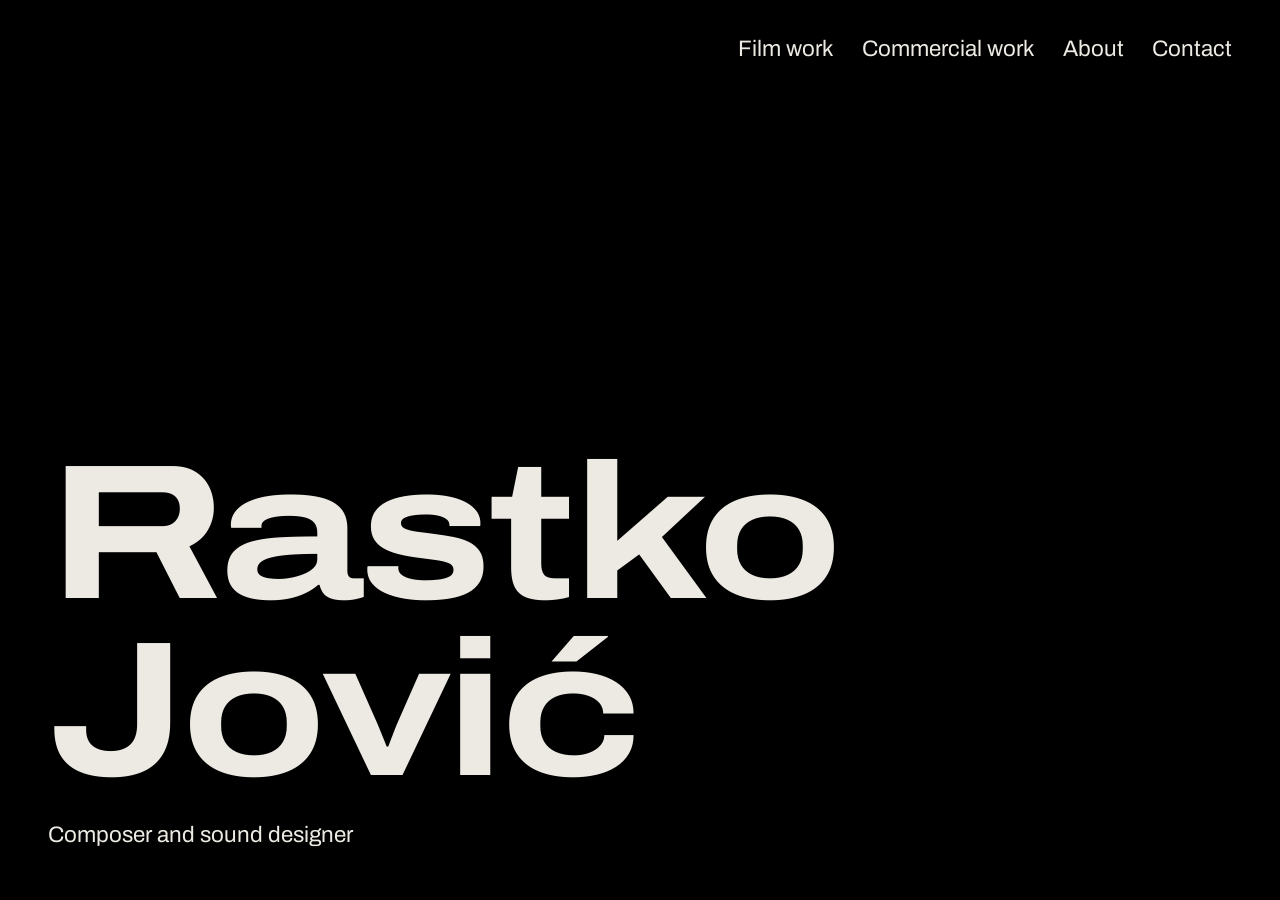
<file: index.html>
<!DOCTYPE html>
<html lang="en">
<head>
<meta charset="utf-8">
<meta name="viewport" content="width=device-width, initial-scale=1">
<title>Rastko Jović | Composer and sound designer</title>
<meta name="description" content="Rastko Jović, composer and sound designer. Music and sound for film and commercials.">
<link rel="preconnect" href="https://fonts.googleapis.com">
<link rel="preconnect" href="https://fonts.gstatic.com" crossorigin>
<link href="https://fonts.googleapis.com/css2?family=Archivo:wdth,wght@62..125,100..900&display=swap" rel="stylesheet">
<link rel="stylesheet" href="style.css">
<style>
  .home-bottom {
    display: flex;
    flex-wrap: wrap;
    justify-content: space-between;
    align-items: flex-end;
    gap: 1.5rem;
  }
</style>
</head>
<body>
<div class="home-wrap">
  <nav class="home-nav late" aria-label="Main">
    <a href="film.html">Film work</a>
    <a href="commercial.html">Commercial work</a>
    <a href="about.html">About</a>
    <a href="contact.html">Contact</a>
  </nav>
  <main class="home-bottom">
    <div>
      <h1 class="hero-name">Rastko<br>Jović</h1>
      <p class="tagline late">Composer and sound designer</p>
    </div>
    <a class="imdb late" href="https://www.imdb.com/name/nm8775212/" target="_blank" rel="noopener" aria-label="Rastko
</file>
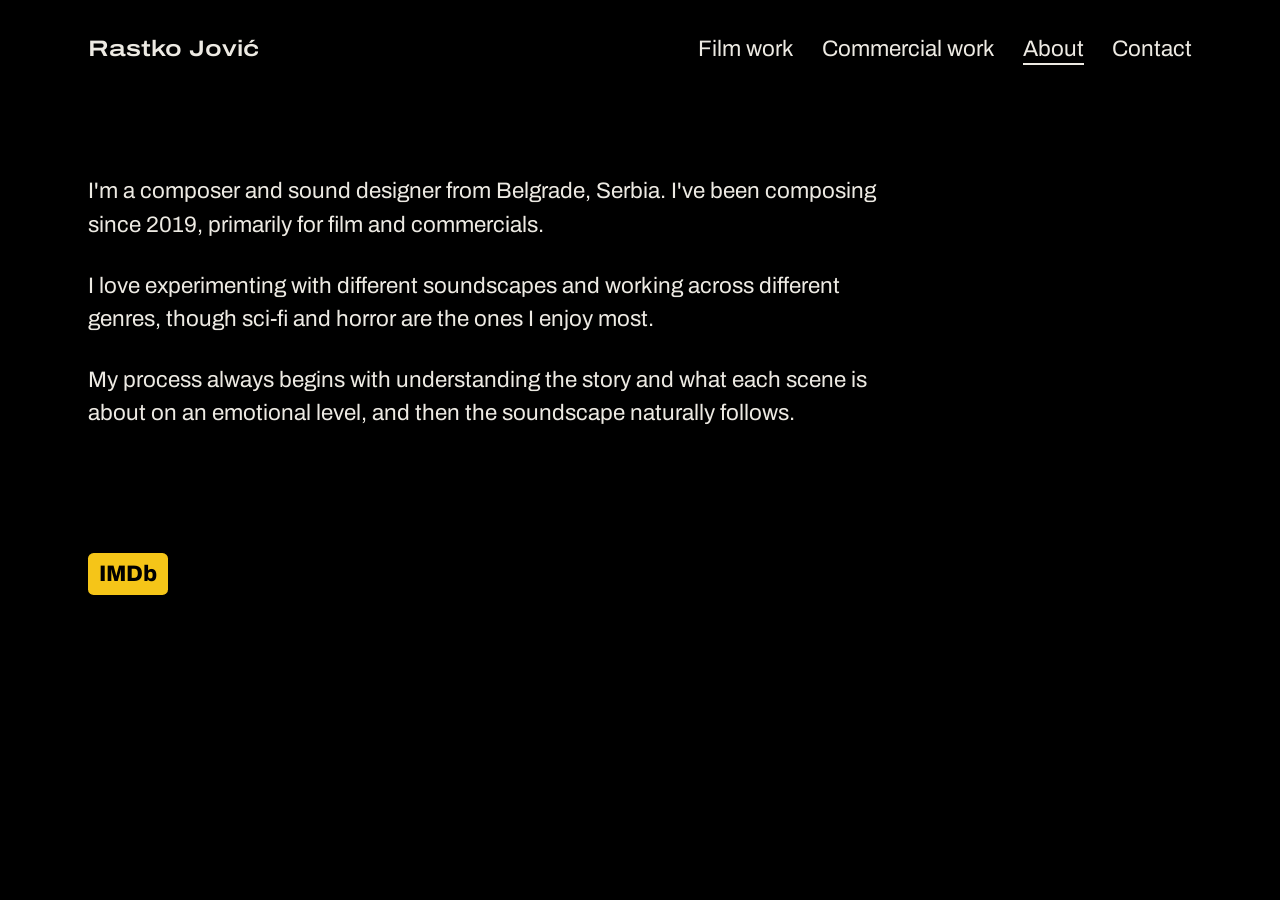
<file: about.html>
<!DOCTYPE html>
<html lang="en">
<head>
<meta charset="utf-8">
<meta name="viewport" content="width=device-width, initial-scale=1">
<title>About | Rastko Jović</title>
<meta name="description" content="Rastko Jović is a composer and sound designer from Belgrade, Serbia.">
<link rel="preconnect" href="https://fonts.googleapis.com">
<link rel="preconnect" href="https://fonts.gstatic.com" crossorigin>
<link href="https://fonts.googleapis.com/css2?family=Archivo:wdth,wght@62..125,100..900&display=swap" rel="stylesheet">
<link rel="stylesheet" href="style.css">
</head>
<body>
<div class="page">
  <header class="top">
    <a class="name" href="index.html">Rastko Jović</a>
    <nav aria-label="Main">
      <a href="film.html">Film work</a>
      <a href="commercial.html">Commercial work</a>
      <a href="about.html" aria-current="page">About</a>
      <a href="contact.html">Contact</a>
    </nav>
  </header>

  <main class="prose">
    <h1 class="sr-only">About</h1>
    <p>I'm a composer and sound designer from Belgrade, Serbia. I've been composing since 2019, primarily for film and commercials.</p>
    <p>I love experimenting with different soundscapes and working across different genres, though sci-fi and horror are the ones I enjoy most.</p>
    <p>My process always begins with understanding the story and what each scene is about on an emotional level, and then the soundscape naturally follows.</p>
  </main>

  <footer>
    <a class="imdb" href="https://www.imdb.com/name/nm8775212/" target="_blank" rel="noopener" aria-label="Rastko Jović on IMDb">IMDb</a>
  </footer>
</div>
</body>
</html>
</file>
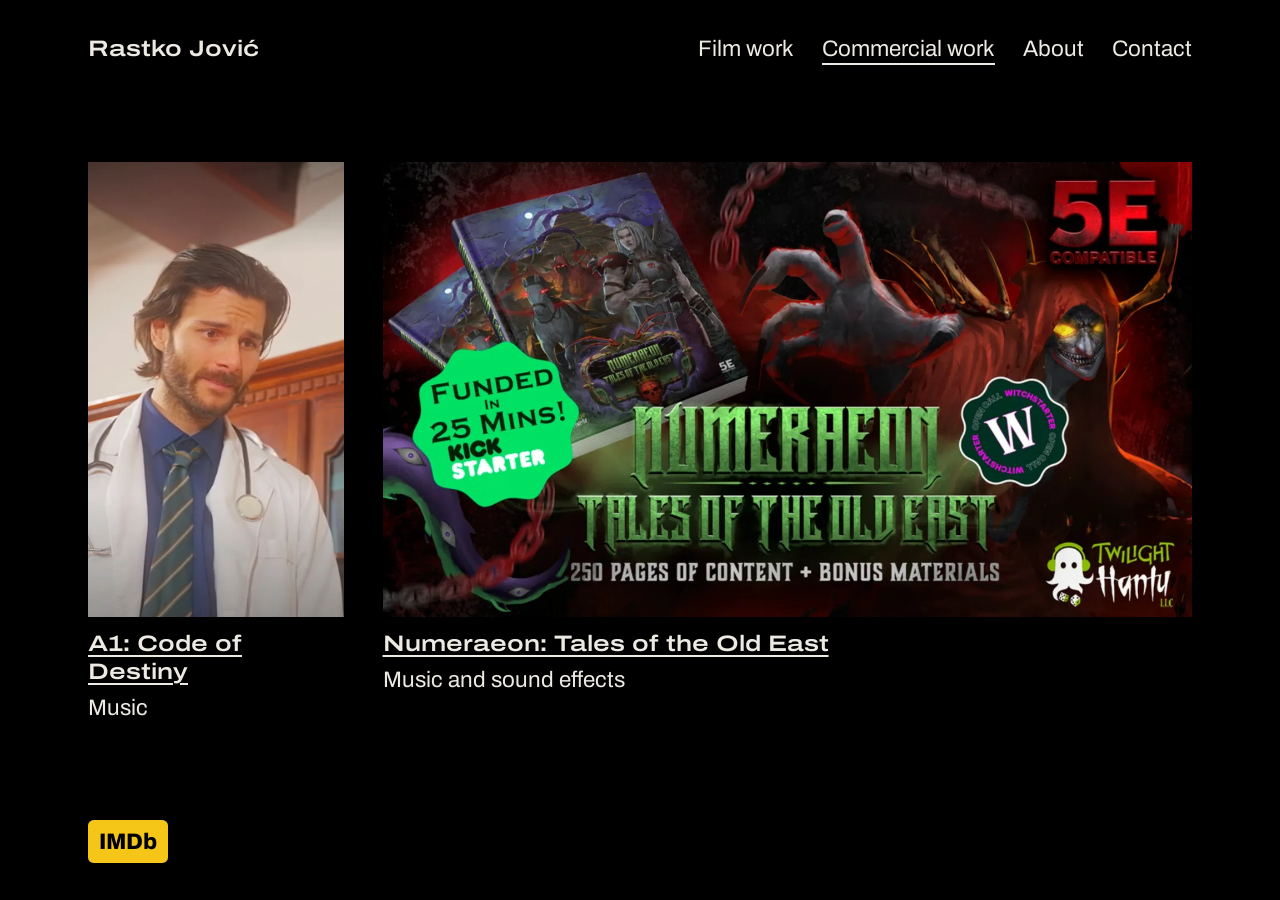
<file: commercial.html>
<!DOCTYPE html>
<html lang="en">
<head>
<meta charset="utf-8">
<meta name="viewport" content="width=device-width, initial-scale=1">
<title>Commercial work | Rastko Jović</title>
<meta name="description" content="Commercial music and sound work by Rastko Jović.">
<link rel="preconnect" href="https://fonts.googleapis.com">
<link rel="preconnect" href="https://fonts.gstatic.com" crossorigin>
<link href="https://fonts.googleapis.com/css2?family=Archivo:wdth,wght@62..125,100..900&display=swap" rel="stylesheet">
<link rel="stylesheet" href="style.css">
</head>
<body>
<div class="page">
  <header class="top">
    <a class="name" href="index.html">Rastko Jović</a>
    <nav aria-label="Main">
      <a href="film.html">Film work</a>
      <a href="commercial.html" aria-current="page">Commercial work</a>
      <a href="about.html">About</a>
      <a href="contact.html">Contact</a>
    </nav>
  </header>

  <main>
    <h1 class="sr-only">Commercial work</h1>

    <div class="works">
      <a class="work tall" style="--r: 0.5625" href="https://www.instagram.com/reels/DYpPBx8suyR/" target="_blank" rel="noopener">
        <img src="images/a1.jpg" alt="Still from the A1 commercial Code of Destiny">
        <span class="work-title">A1: Code of Destiny</span>
        <span class="work-role">Music</span>
      </a>

      <a class="work" style="--r: 1.7778" href="https://www.kickstarter.com/projects/jesseriah/numeraeon-tales-of-the-old-east" target="_blank" rel="noopener">
        <img src="images/numeraeon.jpg" alt="Cover art for Numeraeon: Tales of the Old East">
        <span class="work-title">Numeraeon: Tales of the Old East</span>
        <span class="work-role">Music and sound effects</span>
      </a>
    </div>
  </main>

  <footer>
    <a class="imdb" href="https://www.imdb.com/name/nm8775212/" target="_blank" rel="noopener" aria-label="Rastko Jović on IMDb">IMDb</a>
  </footer>
</div>
</body>
</html>
</file>
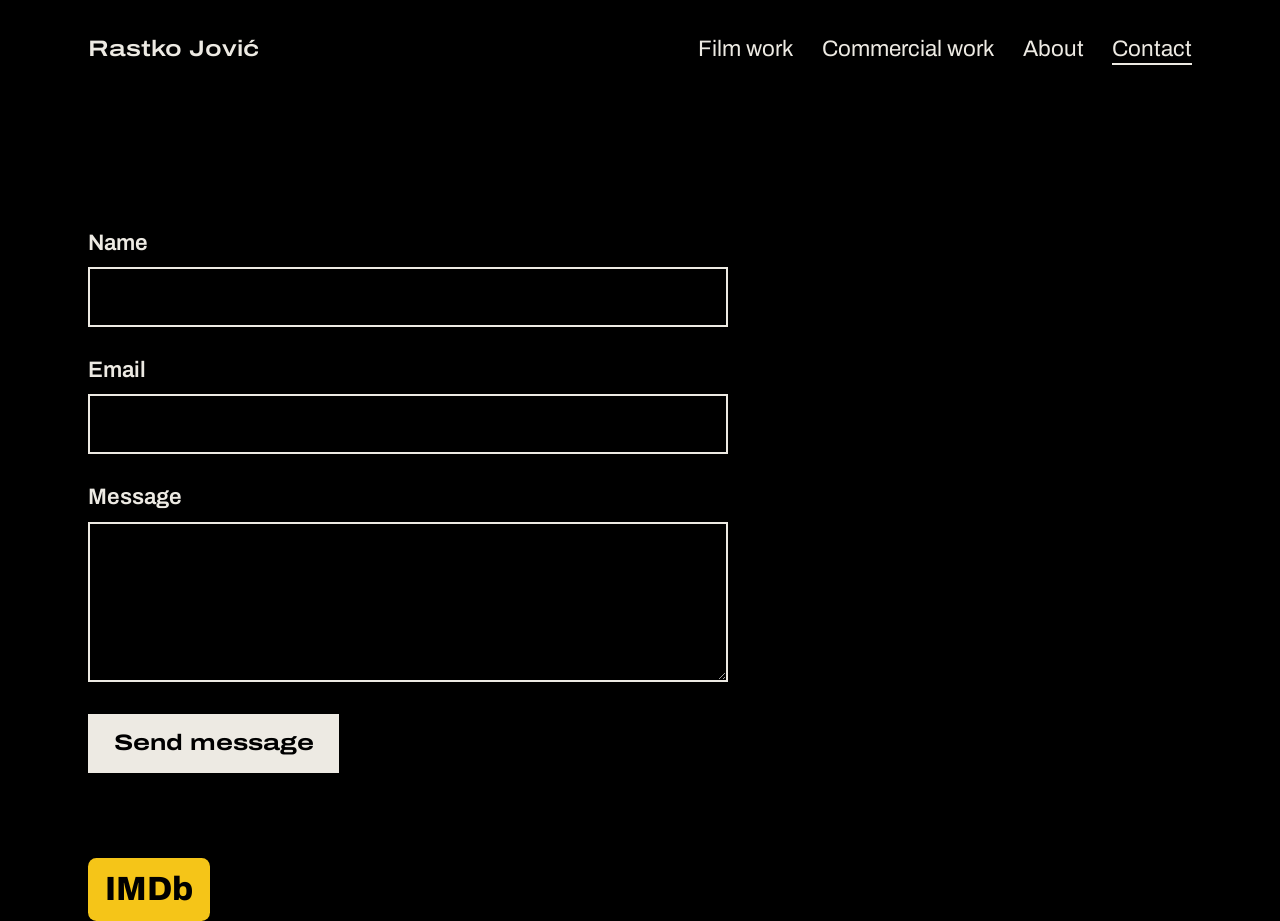
<file: contact.html>
<!DOCTYPE html>
<html lang="en">
<head>
<meta charset="utf-8">
<meta name="viewport" content="width=device-width, initial-scale=1">
<title>Contact | Rastko Jović</title>
<meta name="description" content="Contact Rastko Jović.">
<link rel="preconnect" href="https://fonts.googleapis.com">
<link rel="preconnect" href="https://fonts.gstatic.com" crossorigin>
<link href="https://fonts.googleapis.com/css2?family=Archivo:wdth,wght@62..125,100..900&display=swap" rel="stylesheet">
<link rel="stylesheet" href="style.css">
<style>
  .form { max-width: 40rem; }
  .form label { display: block; margin-top: 1.6rem; font-weight: 600; }
  .form label:first-of-type { margin-top: 0; }
  .form input, .form textarea {
    display: block;
    width: 100%;
    margin-top: 0.5rem;
    padding: 0.7rem 0.9rem;
    background: #000;
    border: 2px solid #EDEAE3;
    border-radius: 0;
    color: inherit;
    font: inherit;
  }
  .form textarea { min-height: 10rem; resize: vertical; }
  .form input:focus-visible, .form textarea:focus-visible {
    outline: 3px solid #EDEAE3;
    outline-offset: 3px;
  }
  .form input:-webkit-autofill {
    -webkit-text-fill-color: #EDEAE3;
    box-shadow: 0 0 0 100px #000 inset;
  }
  .form button {
    margin-top: 2rem;
    padding: 0.8rem 1.6rem;
    background: #EDEAE3;
    border: 0;
    color: #000;
    font: inherit;
    font-weight: 700;
    font-stretch: 125%;
    cursor: pointer;
  }
  .form button:hover { background: #fff; }
  .form button:focus-visible { outline: 3px solid #EDEAE3; outline-offset: 4px; }
  .form button:disabled { opacity: 0.6; cursor: default; }
  .form-status { margin: 1.2rem 0 0; min-height: 1.5em; }
  .direct { margin: clamp(2.5rem, 6vw, 4rem) 0 0; }
  .contact .imdb { margin-top: 2rem; }
</style>
</head>
<body>
<div class="page">
  <header class="top">
    <a class="name" href="index.html">Rastko Jović</a>
    <nav aria-label="Main">
      <a href="film.html">Film work</a>
      <a href="commercial.html">Commercial work</a>
      <a href="about.html">About</a>
      <a href="contact.html" aria-current="page">Contact</a>
    </nav>
  </header>

  <main class="contact">
    <h1 class="sr-only">Contact</h1>

    <form class="form" id="contact-form" action="https://api.web3forms.com/submit" method="POST">
      <input type="hidden" name="access_key" value="bb0d8485-ad35-4e2c-b5bb-84ce07eaa65b">
      <input type="hidden" name="subject" value="New message from rastkomusic.com">
      <input type="checkbox" name="botcheck" style="display: none" tabindex="-1" autocomplete="off">

      <label for="name">Name</label>
      <input id="name" name="name" type="text" autocomplete="name" required>

      <label for="email">Email</label>
      <input id="email" name="email" type="email" autocomplete="email" required>

      <label for="message">Message</label>
      <textarea id="message" name="message" required></textarea>

      <button type="submit" id="send">Send message</button>
      <p class="form-status" id="status" role="status"></p>
    </form>

    

    <div>
      <a class="imdb" href="https://www.imdb.com/name/nm8775212/" target="_blank" rel="noopener" aria-label="Rastko Jović on IMDb">IMDb</a>
    </div>
  </main>
</div>

<script>
  const form = document.getElementById('contact-form');
  const button = document.getElementById('send');
  const statusLine = document.getElementById('status');

  form.addEventListener('submit', async (event) => {
    event.preventDefault();
    button.disabled = true;
    button.textContent = 'Sending…';
    statusLine.textContent = '';

    try {
      const response = await fetch(form.action, {
        method: 'POST',
        headers: { Accept: 'application/json' },
        body: new FormData(form)
      });
      const result = await response.json();
      if (!result.success) throw new Error('not sent');
      form.reset();
      statusLine.textContent = 'Message sent. Thank you.';
    } catch (error) {
      statusLine.textContent = "Message couldn't be sent. Try again, or write to ascendingideas@gmail.com.";
    }

    button.disabled = false;
    button.textContent = 'Send message';
  });
</script>
</body>
</html>
</file>
<file: style.css>
*, *::before, *::after { box-sizing: border-box; }

html { -webkit-text-size-adjust: 100%; }

body {
  margin: 0;
  background: #000;
  color: #EDEAE3;
  font-family: 'Archivo', Arial, sans-serif;
  font-size: clamp(1.2rem, 1rem + 0.6vw, 1.4rem);
  line-height: 1.5;
}

a { color: inherit; }

a:focus-visible, video:focus-visible {
  outline: 3px solid #EDEAE3;
  outline-offset: 4px;
}

.sr-only {
  position: absolute;
  width: 1px;
  height: 1px;
  overflow: hidden;
  clip-path: inset(50%);
  white-space: nowrap;
}

/* Navigation, shared by all pages */

nav {
  display: flex;
  flex-wrap: wrap;
  gap: 0.4rem 1.75rem;
}

nav a { text-decoration: none; }

nav a:hover,
nav a[aria-current="page"] {
  text-decoration: underline;
  text-decoration-thickness: 2px;
  text-underline-offset: 0.3em;
}

/* Home */

.home-wrap {
  min-height: 100vh;
  min-height: 100svh;
  display: flex;
  flex-direction: column;
  justify-content: space-between;
  padding: clamp(1.25rem, 3vw, 2rem) clamp(1.25rem, 4vw, 3rem) clamp(1.75rem, 4vw, 3rem);
}

.home-nav { justify-content: flex-end; }

.hero-name {
  margin: 0;
  font-stretch: 125%;
  font-weight: 700;
  font-size: clamp(3.6rem, 15vw, 13rem);
  line-height: 0.92;
  letter-spacing: -0.02em;
  animation: name-in 1.8s cubic-bezier(0.2, 0.6, 0.2, 1) both;
}

.tagline { margin: 1.2rem 0 0; }

.late { animation: fade-in 1s ease 1.3s both; }

@keyframes name-in {
  from { opacity: 0; letter-spacing: 0.08em; }
  to   { opacity: 1; letter-spacing: -0.02em; }
}

@keyframes fade-in {
  from { opacity: 0; }
  to   { opacity: 1; }
}

@media (prefers-reduced-motion: reduce) {
  .hero-name, .late { animation: none; }
}

/* Inner pages */

.page {
  max-width: 1200px;
  margin: 0 auto;
  padding: 0 clamp(1.25rem, 4vw, 3rem);
}

.top {
  display: flex;
  flex-wrap: wrap;
  justify-content: space-between;
  align-items: baseline;
  gap: 0.75rem 2rem;
  padding: clamp(1.25rem, 3vw, 2rem) 0;
}

.top .name {
  font-stretch: 125%;
  font-weight: 600;
  text-decoration: none;
}

footer { padding: clamp(3rem, 8vw, 6rem) 0 2rem; }

.imdb {
  display: inline-block;
  padding: 0.2em 0.5em;
  border-radius: 0.25em;
  background: #F5C518;
  color: #000;
  font-weight: 800;
  text-decoration: none;
}

/* Film work */

.film { margin-top: clamp(2rem, 6vw, 4rem); }

.film + .film { margin-top: clamp(4rem, 10vw, 8rem); }

.film h2 {
  margin: 0;
  font-stretch: 125%;
  font-weight: 700;
  font-size: clamp(2.2rem, 6vw, 4.5rem);
  line-height: 1;
  letter-spacing: -0.015em;
}

.film h2 a {
  text-decoration-thickness: 0.06em;
  text-underline-offset: 0.14em;
}

.film p { margin: 0.7rem 0 0; }

.film video {
  display: block;
  width: 100%;
  height: auto;
  margin-top: clamp(1.5rem, 4vw, 3rem);
  background: #111;
}

/* Commercial work */

.works {
  display: flex;
  align-items: flex-start;
  gap: clamp(1rem, 3vw, 2.5rem);
  margin-top: clamp(2rem, 6vw, 4rem);
}

.work {
  flex: var(--r) 1 0;
  min-width: 0;
  text-decoration: none;
}

.work img {
  display: block;
  width: 100%;
  aspect-ratio: var(--r);
  object-fit: cover;
  transition: opacity 0.2s;
}

.work:hover img { opacity: 0.85; }

.work-title {
  display: block;
  margin-top: 0.8rem;
  font-stretch: 125%;
  font-weight: 600;
  line-height: 1.25;
  text-decoration: underline;
  text-decoration-thickness: 2px;
  text-underline-offset: 0.2em;
}

.work-role { display: block; margin-top: 0.3rem; }

@media (max-width: 700px) {
  .works { flex-direction: column; }
  .work { flex: none; width: 100%; }
  .work.tall { width: 65%; }
}

/* About */

.prose {
  max-width: 36em;
  margin-top: clamp(2rem, 6vw, 5rem);
}

.prose p { margin: 0 0 1.2em; }

/* Contact */

.contact { margin-top: clamp(3rem, 10vw, 8rem); }

.email {
  font-weight: 600;
  font-size: clamp(1.3rem, 5vw, 4rem);
  letter-spacing: -0.01em;
  overflow-wrap: anywhere;
  text-decoration-thickness: 0.05em;
  text-underline-offset: 0.15em;
}

.contact .imdb {
  margin-top: 2.5rem;
  font-size: 1.5em;

/* Navigation in one line on phones */

@media (max-width: 600px) {
  nav, .home-nav {
    flex-wrap: nowrap;
    justify-content: space-between;
    gap: 0;
    width: 100%;
    font-size: min(4vw, 1.2rem);
    white-space: nowrap;
  }
}
</file>
